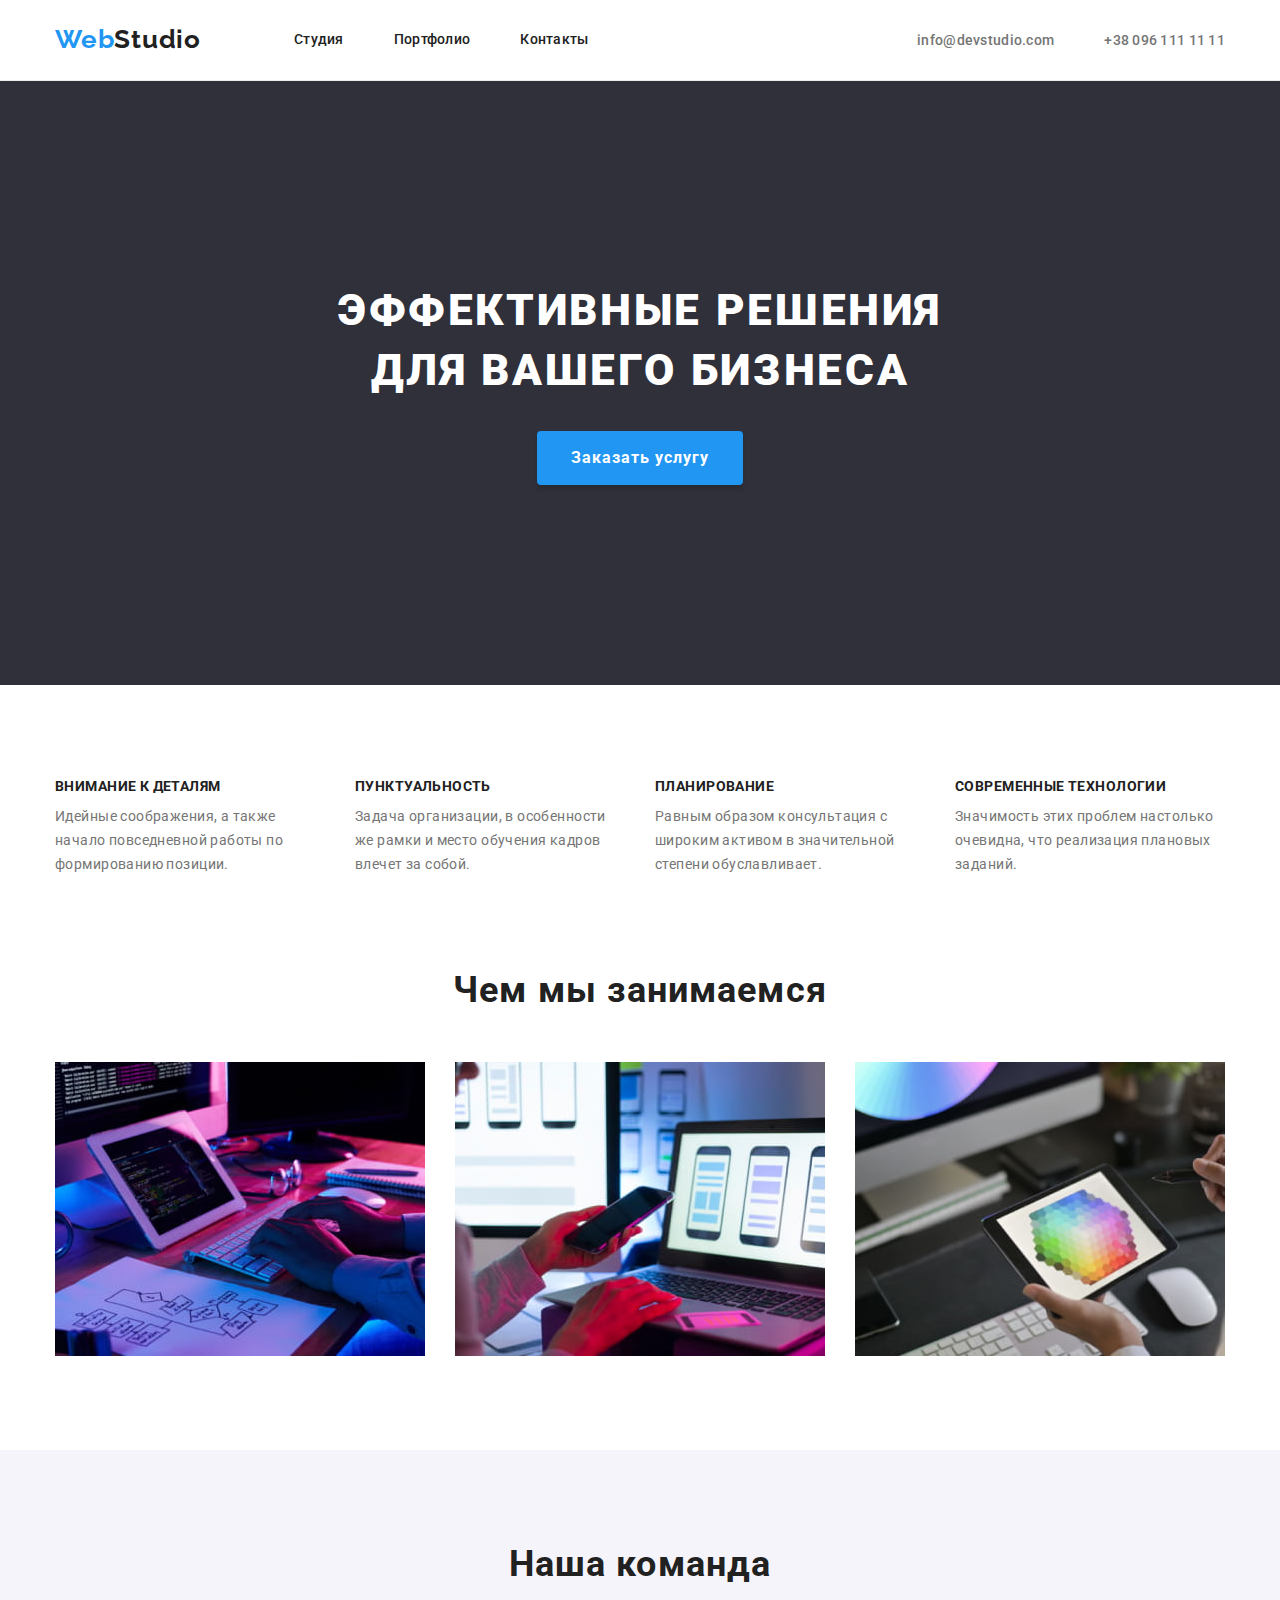
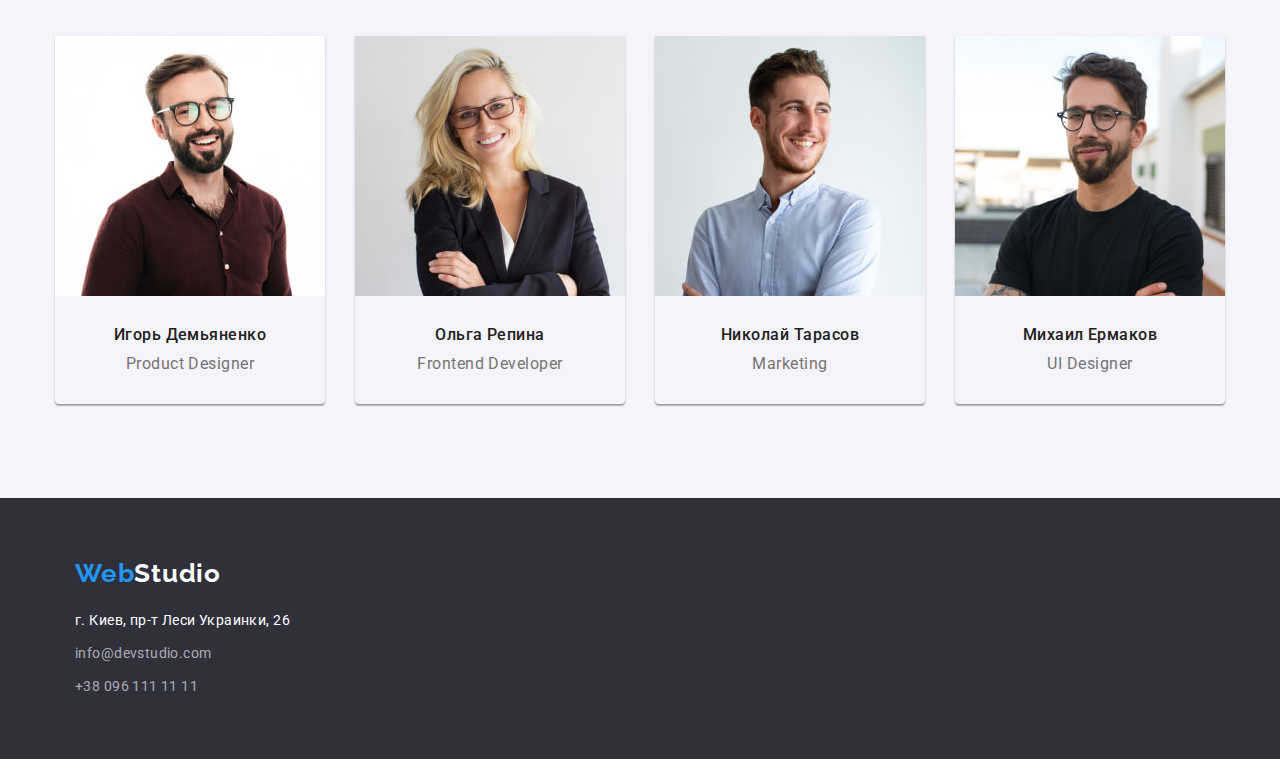
<file: index.html>
<!DOCTYPE html>
<html lang="ru">
<head>
    <meta charset="UTF-8">
    <meta http-equiv="X-UA-Compatible" content="IE=edge">
    <meta name="viewport" content="width=device-width, initial-scale=1.0">
    <title>Homework01</title>
    <link rel="preconnect" href="https://fonts.googleapis.com">
    <link rel="preconnect" href="https://fonts.gstatic.com" crossorigin>
    <link href="https://fonts.googleapis.com/css2?family=Raleway:wght@700&family=Roboto:wght@400;500;700;900&display=swap" rel="stylesheet">
    <link rel="stylesheet" href="https://cdnjs.cloudflare.com/ajax/libs/modern-normalize/1.1.0/modern-normalize.min.css"/>
    <link rel="stylesheet" href="./css/styles.css">
</head>
<body>
    <header class="page-header">
        <div class="container flex-header">
            <a href="index.html" class="logo">Web<span class="logo-accent dark">Studio</span></a>
            <nav class="nav-menu">
                <ul class="nav-list">
                    <li class="nav-item"><a href="index.html" class="nav-link">Студия</a></li>
                    <li class="nav-item"><a href="portfolio.html" class="nav-link">Портфолио</a></li>
                    <li class="nav-item"><a href="#" class="nav-link">Контакты</a></li>
                </ul>
            </nav>
            <ul class="auth-info">
                <li class="auth-item"><a href="mailto:info@devstudio.com" class="auth-link">info@devstudio.com</a></li>
                <li class="auth-item"><a href="tel:+380961111111" class="auth-link">+38 096 111 11 11</a></li>
            </ul>
        </div>
    </header>
    <main>
        <section class="hero">
            <div class="container">
                <h1 class="hero-title">Эффективные решения для вашего бизнеса</h1>
                <button type="button" class="accent-button button main-button-features">Заказать услугу</button>
            </div>
        </section>
        <section class="section">
            <div class="container ">
                <h2 class="hiden-title">Ниши преимущества</h2>
                <ul class="benefits-list">
                    <li class="benefits-item">
                        <h3 class="benefit-title">Внимание к деталям</h3>
                        <p class="benefit-text">Идейные соображения, а также начало повседневной работы по формированию позиции.</p>
                    </li>
                    <li class="benefits-item">
                        <h3 class="benefit-title">Пунктуальность</h3>
                        <p class="benefit-text">Задача организации, в особенности же рамки и место обучения кадров влечет за собой.</p>
                    </li>
                    <li class="benefits-item">
                        <h3 class="benefit-title">Планирование</h3>
                        <p class="benefit-text">Равным образом консультация с широким активом в значительной степени обуславливает.</p>
                    </li>
                    <li class="benefits-item">
                        <h3 class="benefit-title">Современные технологии</h3>
                        <p class="benefit-text">Значимость этих проблем настолько очевидна, что реализация плановых заданий.</p>
                    </li>
                </ul>
            </div>
        </section>
        <section class="section employment">
            <div class="container">
                <h2 class="employment-title">Чем мы занимаемся</h2>
                <ul class="employment-list">
                    <li class="employment-item"><img src="images/img.jpg" alt="Написание кода" class="image" width="370" height="294"></li>
                    <li class="employment-item"><img src="images/img_2.jpg" alt="Работа с мобильными устройствами" class="image" width="370" height="294"></li>
                    <li class="employment-item"><img src="images/img_3.jpg" alt="Работа с цветовой палитрой" class="image" width="370" height="294"></li>
                </ul>
            </div>
        </section>
        <section class="workers section">
            <div class="container">
                <h2 class="workers-title">Наша команда</h2>
                <ul class="workers-list">
                    <li class="workers-item">
                        <div class="card">
                            <img src="images/img_igor.jpg" alt="Превью фото Игоря Демьяненко" class="image" width="270" height="260">
                            <div class="card-bottom">
                                <h3 class="workers-name">Игорь Демьяненко</h3>
                                <p class="workers-position">Product Designer</p>
                            </div>
                        </div>
                    </li>
                    <li class="workers-item">
                        <div class="card">
                            <img src="images/img_olha.jpg" alt="Превью фото Ольги Репиной" class="image" width="270" height="260">
                            <div class="card-bottom">
                                <h3 class="workers-name">Ольга Репина</h3>
                                <p class="workers-position">Frontend Developer</p>
                            </div>
                        </div>
                    </li>
                    <li class="workers-item">
                        <div class="card">
                            <img src="images/img_nikolay.jpg" alt="Превью фото Николая Тарасова" class="image" width="270" height="260">
                            <div class="card-bottom">
                                <h3 class="workers-name">Николай Тарасов</h3>
                                <p class="workers-position">Marketing</p>
                            </div>
                        </div>
                    </li>
                    <li class="workers-item">
                        <div class="card">
                            <img src="images/img_mikhail.jpg" alt="Превью фото Михаила Ермакова" class="image" width="270" height="260">
                            <div class="card-bottom">
                                <h3 class="workers-name">Михаил Ермаков</h3>
                                <p class="workers-position">UI Designer</p>
                            </div>
                        </div>
                    </li>
                </ul>
            </div>
        </section>
    </main>
    <footer class="page-footer">
        <div class="container flex-footer">
            <a href="index.html" class="logo footer-logo">Web<span class="logo-accent light">Studio</span></a>
            <address class="footer-address">
                <ul class="address-list">
                    <li class="adress-item"><a href="https://goo.gl/maps/V45hp1VakKUv8cuSA" class="info geo">г. Киев, пр-т Леси Украинки, 26</a></li>
                    <li class="adress-item"><a href="mailto:info@devstudio.com" class="info mail">info@devstudio.com</a></li>
                    <li class="adress-item"><a href="tel:+380961111111" class="info tel">+38 096 111 11 11</a></li>
                </ul>
            </address>
        </div>
    </footer>
</body>
</html>
</file>
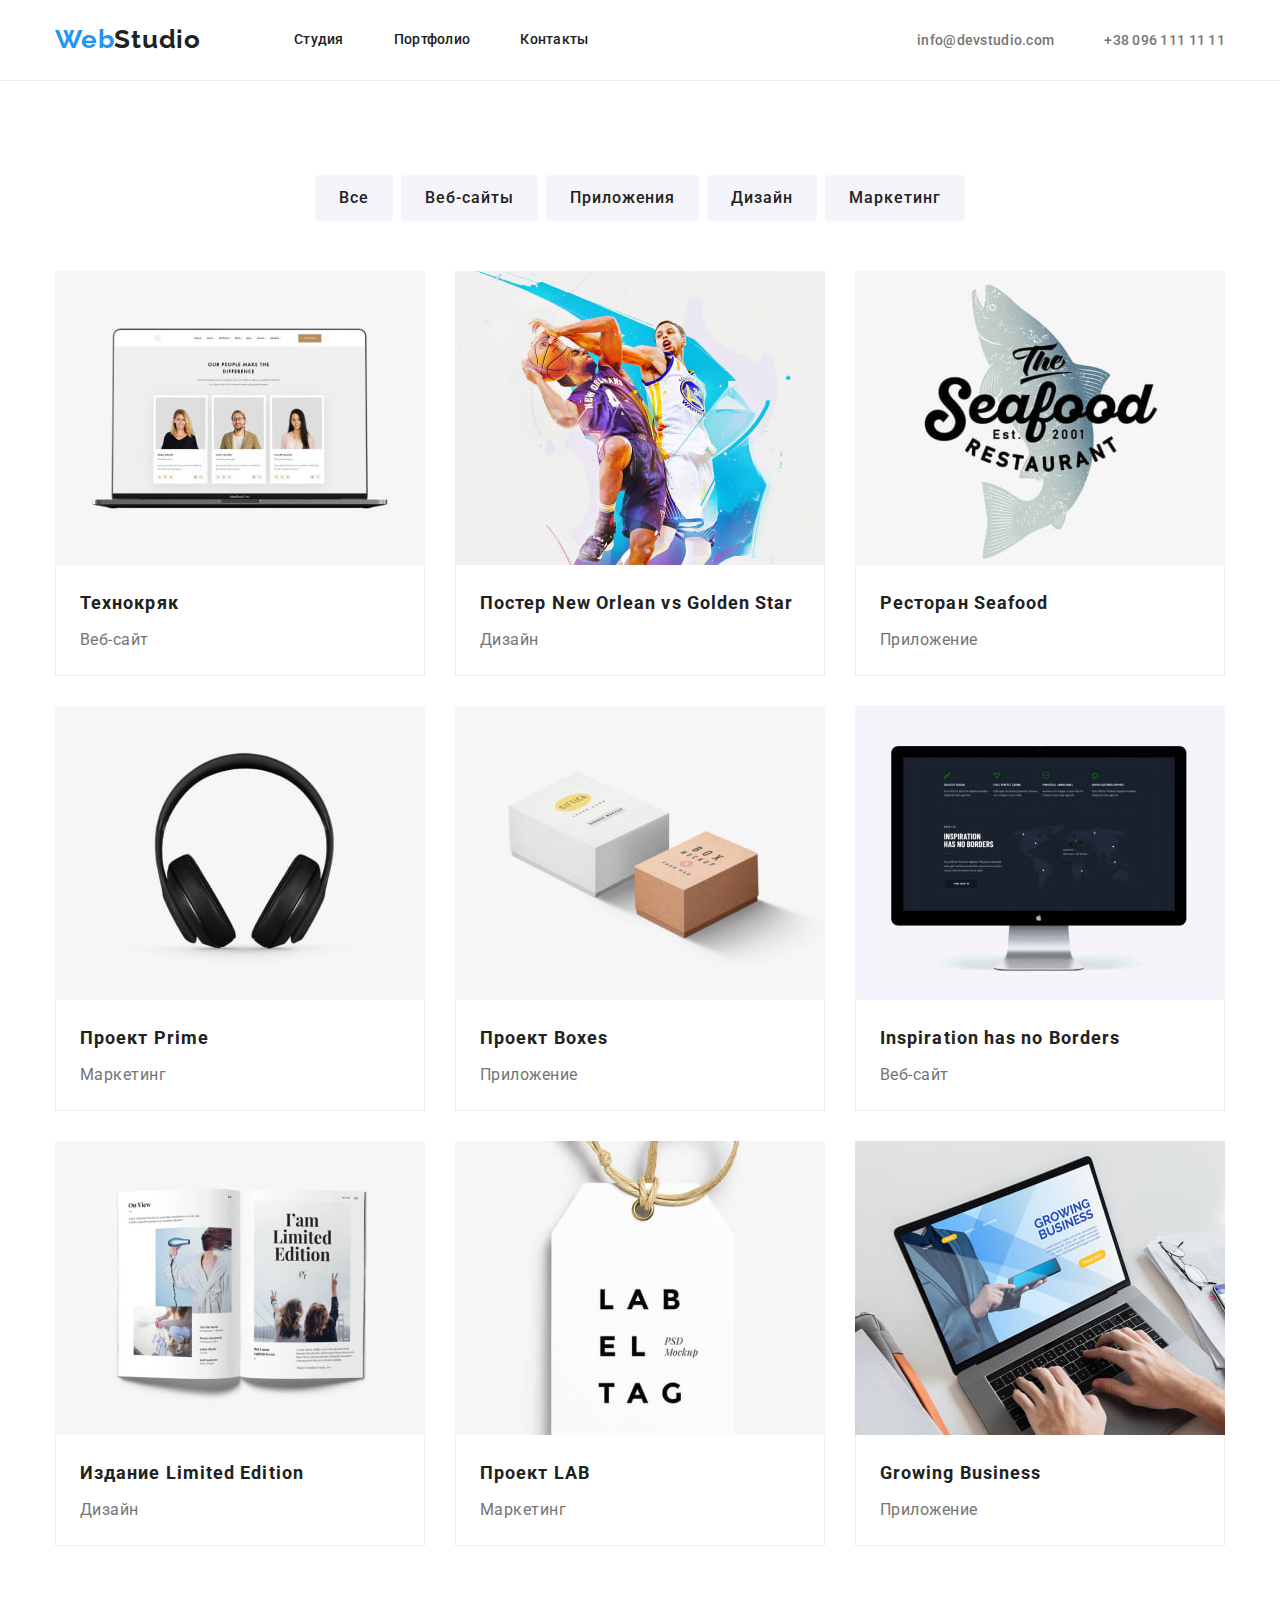
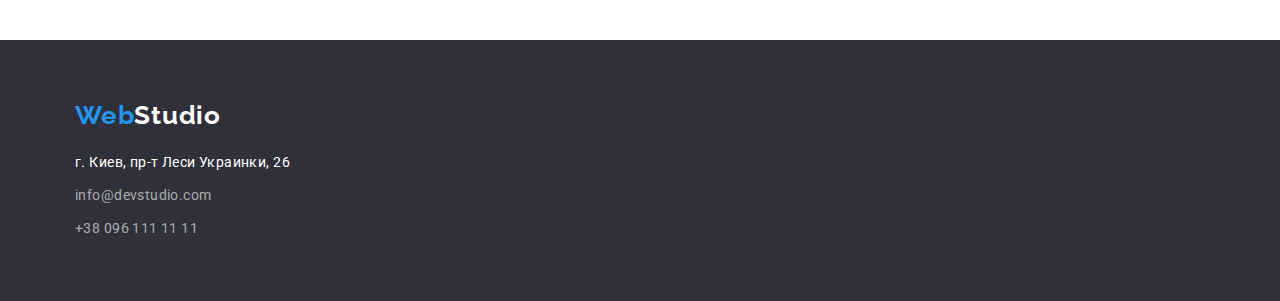
<file: portfolio.html>
<!DOCTYPE html>
<html lang="ru">
<head>
    <meta charset="UTF-8">
    <meta http-equiv="X-UA-Compatible" content="IE=edge">
    <meta name="viewport" content="width=device-width, initial-scale=1.0">
    <title>Homework01</title>
    <link rel="preconnect" href="https://fonts.googleapis.com">
    <link rel="preconnect" href="https://fonts.gstatic.com" crossorigin>
    <link href="https://fonts.googleapis.com/css2?family=Raleway:wght@700&family=Roboto:wght@400;500;700;900&display=swap" rel="stylesheet">
    <link rel="stylesheet" href="https://cdnjs.cloudflare.com/ajax/libs/modern-normalize/1.1.0/modern-normalize.min.css"/>
    <link rel="stylesheet" href="./css/styles.css">
</head>
<body>
    <header class="page-header">
        <div class="container flex-header">
            <a href="index.html" class="logo">Web<span class="logo-accent dark">Studio</span></a>
            <nav class="nav-menu">
                <ul class="nav-list">
                    <li class="nav-item"><a href="index.html" class="nav-link">Студия</a></li>
                    <li class="nav-item"><a href="portfolio.html" class="nav-link">Портфолио</a></li>
                    <li class="nav-item"><a href="#" class="nav-link">Контакты</a></li>
                </ul>
            </nav>
            <ul class="auth-info">
                <li class="auth-item"><a href="mailto:info@devstudio.com" class="auth-link">info@devstudio.com</a></li>
                <li class="auth-item"><a href="tel:+380961111111" class="auth-link">+38 096 111 11 11</a></li>
            </ul>
        </div>
    </header>
    <main>
        <section class="section">
            <div class="container">
                <h1 class="hiden-title">Список проектов</h1>
                <ul class="filter-list">
                    <li class="filter-item"><button type="button" class="filter-button button filter-button-features">Все</button></li>
                    <li class="filter-item"><button type="button" class="filter-button button filter-button-features">Веб-сайты</button></li>
                    <li class="filter-item"><button type="button" class="filter-button button filter-button-features">Приложения</button></li>
                    <li class="filter-item"><button type="button" class="filter-button button filter-button-features">Дизайн</button></li>
                    <li class="filter-item"><button type="button" class="filter-button button filter-button-features">Маркетинг</button></li>
                </ul>
                <ul class="projects-list">
                    <li class="projects-item">
                        <div>
                            <img src="images/technoyakor-project-img.jpg" alt="Лого проекта Технокряк" class="projects-card" width="370" height="294">
                            <div class="project-card-bottom">
                                <h2 class="projects-desc-title">Технокряк</h2>
                                <p class="projects-group">Веб-сайт</p>
                            </div>
                        </div>
                    </li>
                    <li class="projects-item">
                        <img src="images/orlean-vs-star-project-img.jpg" alt="Лого постера" class="projects-card" width="370" height="294">
                        <div class="project-card-bottom">
                            <h2 class="projects-desc-title">Постер New Orlean vs Golden Star</h2>
                            <p class="projects-group">Дизайн</p>
                        </div>
                    </li>
                    <li class="projects-item">
                        <img src="images/seafood-project-img.jpg" alt="Лого ресторана Seafood" class="projects-card" width="370" height="294">
                        <div class="project-card-bottom">
                            <h2 class="projects-desc-title">Ресторан Seafood</h2>
                            <p class="projects-group">Приложение</p>
                        </div>
                    </li>
                    <li class="projects-item">
                        <img src="images/prime-project-img.jpg" alt="Лого проекта Prime" class="projects-card" width="370" height="294">
                        <div class="project-card-bottom">
                            <h2 class="projects-desc-title">Проект Prime</h2>
                            <p class="projects-group">Маркетинг</p>
                        </div>
                    </li>
                    <li class="projects-item">
                        <img src="images/boxes-project-img.jpg" alt="Лого проекта Boxes" class="projects-card" width="370" height="294">
                        <div class="project-card-bottom">
                            <h2 class="projects-desc-title">Проект Boxes</h2>
                            <p class="projects-group">Приложение</p>
                        </div>
                    </li>
                    <li class="projects-item">
                        <img src="images/inspiration-project-img.jpg" alt="Лого проекта Inspiration has no Borders" class="projects-card" width="370" height="294">
                        <div class="project-card-bottom">
                            <h2 class="projects-desc-title">Inspiration has no Borders</h2>
                            <p class="projects-group">Веб-сайт</p>
                        </div>
                    </li>
                    <li class="projects-item">
                        <img src="images/limited-edition-project-img.jpg" alt="Лого издания Limited Edition" class="projects-card" width="370" height="294">
                        <div class="project-card-bottom">
                            <h2 class="projects-desc-title">Издание Limited Edition</h2>
                            <p class="projects-group">Дизайн</p>
                        </div>
                    </li>
                    <li class="projects-item">
                        <img src="images/lab-project-img.jpg" alt="Лого проекта LAB" class="projects-card" width="370" height="294">
                        <div class="project-card-bottom">
                            <h2 class="projects-desc-title">Проект LAB</h2>
                            <p class="projects-group">Маркетинг</p>
                        </div>
                    </li>
                    <li class="projects-item">
                        <img src="images/business-project-img.jpg" alt="Лого приложения Growing Business" class="projects-card" width="370" height="294">
                        <div class="project-card-bottom">
                            <h2 class="projects-desc-title">Growing Business</h2>
                            <p class="projects-group">Приложение</p>
                        </div>
                    </li>
                </ul>
            </div>
        </section>
    </main>
    <footer class="page-footer">
        <div class="container flex-footer">
            <a href="index.html" class="logo footer-logo">Web<span class="logo-accent light">Studio</span></a>
            <address class="footer-address">
                <ul class="address-list">
                    <li class="adress-item"><a href="https://goo.gl/maps/V45hp1VakKUv8cuSA" class="info geo">г. Киев, пр-т Леси Украинки, 26</a></li>
                    <li class="adress-item"><a href="mailto:info@devstudio.com" class="info mail">info@devstudio.com</a></li>
                    <li class="adress-item"><a href="tel:+380961111111" class="info tel">+38 096 111 11 11</a></li>
                </ul>
            </address>
        </div>
    </footer>
</body>
</html>
</file>
<file: css/styles.css>
/* Переменные */

:root {
    --accent-color: #2196F3;
    --headline-color: #212121;
    --main-text-color: #757575;
    --footer-bg-color: #2F303A;
    --accent-white-color: #ffffff;
    --main-button-bg-color: #F5F4FA;
    --accented-button-color: #ffffff;
}

body {
    color: var(--main-text-color);
    background-color: var(--accent-white-color);
    
    font-family: 'Roboto', sans-serif;
}

h1,
h2,
h3,
ul,
p {
    margin-top: 0;
    margin-bottom: 0;
}

ul {
    padding-left: 0;
}

img {
    display: block;
    max-width: 100%;
    height: auto;
}

/* Опциональные настройки списков */

.nav-list,
.auth-info,
.benefits-list,
.employment-list,
.workers-list,
.address-list,
.filter-list,
.projects-list {
    list-style-type: none;
}

/* Спрятанные заголовки */

.hiden-title {
    position: absolute; 
    width: 1px; 
    height: 1px; 
    margin: -1px; 
    border: 0; 
    padding: 0; 
    white-space: nowrap; 
    clip-path: inset(100%); 
    clip: rect(0 0 0 0); 
    overflow: hidden;
}


.container {
    width: 1200px;
    margin-right: auto;
    margin-left: auto;
    padding:0 15px ;
    /* outline: red solid 1px; */
}

.section {
    padding-top: 94px;
    padding-bottom: 94px;
    /* outline: green solid 1px; */
}

/* .section:nth-child(2n+1) {
    padding-top: 0;
} */
/* Хедер */

.page-header {
    border-bottom: 1px solid #ECECEC;
}

.flex-header {
    display: flex;
    align-items: center;
    justify-content: center;
}

.nav-menu {
    margin-left: 93px;
}

.nav-list {
    display: flex;
}

.auth-info {
    display: flex;
    margin-left: auto;
}

.logo {
    color: var(--accent-color);

    font-family: 'Raleway', sans-serif;
    font-weight: 700;
    font-size: 26px;
    line-height: 1.2;
    letter-spacing: 0.03em;

    text-decoration: none;
}

.logo-accent {
    font-family: 'Raleway', sans-serif;
    font-weight: 700;
    font-size: 26px;
    line-height: 1.2;
    letter-spacing: 0.03em;
}

.logo-accent.dark {
    color: var(--headline-color);
}

.nav-link {
    color: var(--headline-color);

    display: inline-block;
    padding-top: 32px;
    padding-bottom: 32px;

    font-weight: 500;
    font-size: 14px;
    line-height: 1.14;
    letter-spacing: 0.02em;

    text-decoration: none;
}

.nav-item:not(:first-child) {
    margin-left: 50px;
}

.nav-link:hover,
.nav-link:focus,
.auth-link:hover,
.auth-link:focus,
.info:hover,
.info:focus {
    color: var(--accent-color);
}

.auth-link {
    color: var(--main-text-color);

    padding-top: 32px;
    padding-bottom: 32px;

    font-weight: 500;
    font-size: 14px;
    line-height: 1.14;
    letter-spacing: 0.02em;

    text-decoration: none;
}

.auth-item:not(:first-child) {
    margin-left: 50px;
}

/* Страница Студия */
/* Герой */

.hero-title {
    color: var(--accent-white-color);

    margin: 0 auto 30px;
    max-width: 696px;


    font-weight: 900;
    font-size: 44px;
    line-height: 1.36;
    text-align: center;
    letter-spacing: 0.06em;
    text-transform: uppercase;
}

.button {
    font-weight: 700;
    font-size: 16px;
    line-height: 1.88;
    text-align: center;
    letter-spacing: 0.06em;
    border-radius: 4px;

    cursor: pointer;
}

.main-button-features {
    padding: 10px 32px;
    box-shadow: 0px 4px 4px rgba(0, 0, 0, 0.15);
    border-color: transparent;
}

.accent-button {
    color: var(--accent-white-color);
    background-color: var(--accent-color);
}

.filter-button {
    color: var(--headline-color);
    background-color: var(--main-button-bg-color);
}

.filter-button-features {
    font-weight: 500;
    padding: 6px 22px;
    border-color: transparent;
}

.filter-button:hover,
.filter-button:focus {
    color: var(--accent-white-color);
    background-color: var(--accent-color);
    box-shadow: 0px 3px 1px rgba(0, 0, 0, 0.1), 0px 1px 2px rgba(0, 0, 0, 0.08), 0px 2px 2px rgba(0, 0, 0, 0.12)
}

.hero {
    background-color: var(--footer-bg-color);
    text-align: center;
    padding-top: 200px;
    padding-bottom: 200px;
}

/* Наши преимущества */

.benefit-title {
    color: var(--headline-color);

    margin-bottom: 10px;

    font-weight: 700;
    font-size: 14px;
    line-height: 1.14;
    letter-spacing: 0.03em;
    text-transform: uppercase;
}

.benefit-text {
    color: var(--main-text-color);

    font-size: 14px;
    line-height: 1.71;
    letter-spacing: 0.03em;
}

.benefits-list {
    display: flex;
    align-items: center;
    justify-content: center;
}

.benefits-item {
    max-width: 270px;
}

.benefits-item:not(:first-child) {
    margin-left: 30px;
}

/* Чем мы занимаемся */

.employment {
    padding-top: 0;
}

.employment-title {
    color: var(--headline-color);

    margin-bottom: 50px;

    font-weight: 700;
    font-size: 36px;
    line-height: 1.16;
    text-align: center;
    letter-spacing: 0.03em;
    
}

.employment-list {
    display: flex;
    justify-content: center;
}

.employment-item:not(:first-child) {
    margin-left: 30px;
}

/* Наши работники */

.workers {
    background-color: var(--main-button-bg-color);
}

.workers-title {
    color: var(--headline-color);

    margin-bottom: 50px;

    font-weight: 700;
    font-size: 36px;
    line-height: 1.16;
    text-align: center;
    letter-spacing: 0.03em;
}

.workers-name {
    color: var(--headline-color);

    margin-bottom: 10px;

    text-align: center;
    font-weight: 500;
    font-size: 16px;
    line-height: 1.18;
    letter-spacing: 0.03em;
}

.workers-position {
    color: var(--main-text-color);


    text-align: center;
    font-size: 16px;
    line-height: 1.18;
    letter-spacing: 0.03em;
}

.workers-list {
    display: flex;
    justify-content: center;
}

.workers-item:not(:first-child) {
    margin-left: 30px;
}

.card {
    box-shadow: 0px 1px 3px rgba(0, 0, 0, 0.12), 0px 1px 1px rgba(0, 0, 0, 0.14), 0px 2px 1px rgba(0, 0, 0, 0.2);
    border-radius: 0px 0px 4px 4px;
}

.card-bottom {
    padding: 30px 0;
}

.project-card-bottom {
    padding: 20px 24px;
    border-right: 1px solid #EEEEEE;
    border-bottom: 1px solid #EEEEEE;
    border-left: 1px solid #EEEEEE;
}

/* Футер */

.page-footer {
    background-color: var(--footer-bg-color);
    padding: 60px;
}

.footer-address {
    margin-top: 20px;
}

.logo-accent.light {
    color: var(--accent-white-color);
}

.adress-item:not(:first-child) {
    margin-top: 9px;
}

.info {
    font-style: normal;
    font-size: 14px;
    line-height: 1.71;
    letter-spacing: 0.03em;
    text-decoration: none;
}

.geo {
    color: var(--accent-white-color);
}

.mail,
.tel {
    color: rgba(255, 255, 255, 0.6);
}

/* Страница Портфолио */
/* Фильтр */

.filter-list {
    display: flex;
    justify-content: center;
    margin-bottom: 50px;
}

.filter-item:not(:first-child) {
    margin-left: 8px;
}

/* Проекты */

.projects-desc-title{
    color: var(--headline-color);

    margin-bottom: 4px;

    font-weight: 700;
    font-size: 18px;
    line-height: 2;
    letter-spacing: 0.06em;
}

.projects-group {
    color: var(--main-text-color);

    /* font-weight: 400; */
    font-size: 16px;
    line-height: 1.88;
    letter-spacing: 0.03em;
}

.projects-list {
    display: flex;
    flex-wrap: wrap;
}

.projects-item {
    /* flex-basis: 33.3333%; */
    margin-right: 30px;
    margin-bottom: 30px;
}

.projects-item:nth-child(3n) {
    margin-right: 0;
}

.projects-item:nth-last-child(-n+3) {
    margin-bottom: 0;
}

.projects-card {
    display: block;
}
</file>
